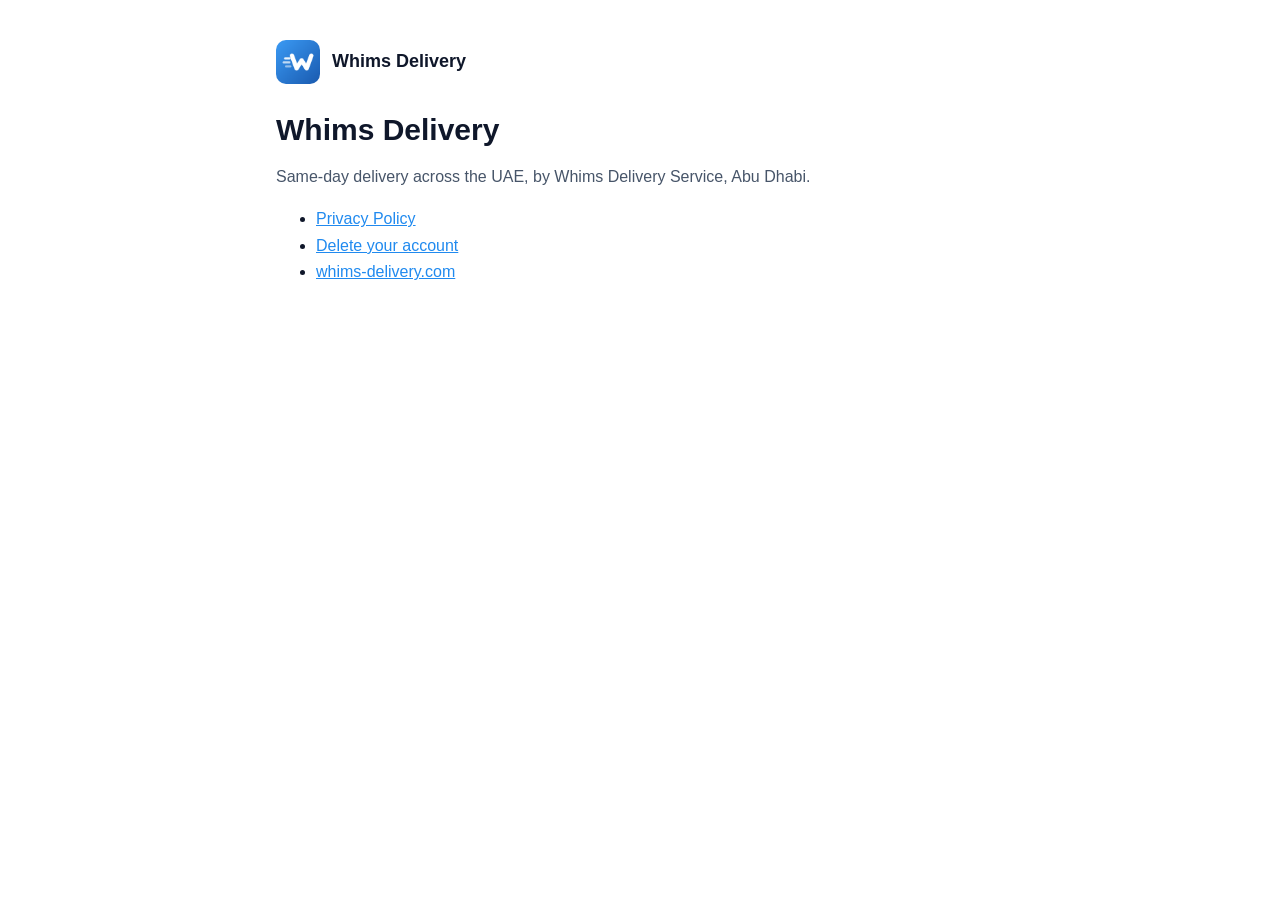
<file: index.html>
<!doctype html><html lang="en"><head><meta charset="utf-8"><meta name="viewport" content="width=device-width,initial-scale=1"><link rel="stylesheet" href="style.css"><title>Whims Delivery – Legal</title></head><body><main><header><img src="logo.png" alt=""><span>Whims Delivery</span></header>
<h1>Whims Delivery</h1><p class="muted">Same-day delivery across the UAE, by Whims Delivery Service, Abu Dhabi.</p>
<ul><li><a href="privacy.html">Privacy Policy</a></li><li><a href="delete-account.html">Delete your account</a></li><li><a href="https://whims-delivery.com">whims-delivery.com</a></li></ul>
</main></body></html>
</file>
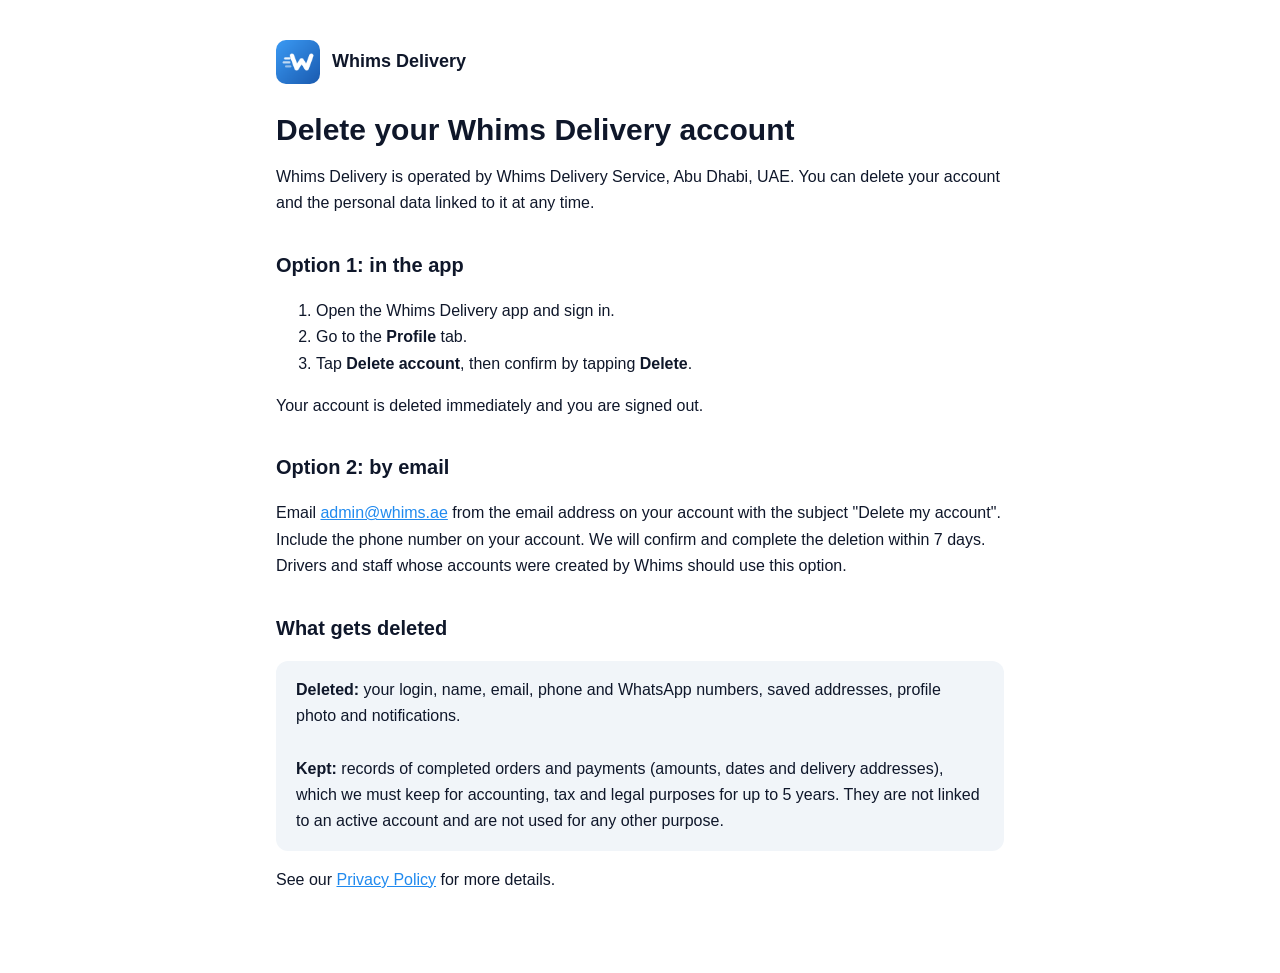
<file: delete-account.html>
<!doctype html><html lang="en"><head><meta charset="utf-8"><meta name="viewport" content="width=device-width,initial-scale=1"><link rel="stylesheet" href="style.css"><title>Whims Delivery – Delete Your Account</title></head><body><main><header><img src="logo.png" alt=""><span>Whims Delivery</span></header>
<h1>Delete your Whims Delivery account</h1>
<p>Whims Delivery is operated by Whims Delivery Service, Abu Dhabi, UAE. You can delete your account and the personal data linked to it at any time.</p>
<h2>Option 1: in the app</h2>
<ol><li>Open the Whims Delivery app and sign in.</li><li>Go to the <strong>Profile</strong> tab.</li><li>Tap <strong>Delete account</strong>, then confirm by tapping <strong>Delete</strong>.</li></ol>
<p>Your account is deleted immediately and you are signed out.</p>
<h2>Option 2: by email</h2>
<p>Email <a href="mailto:admin@whims.ae?subject=Delete%20my%20Whims%20Delivery%20account">admin@whims.ae</a> from the email address on your account with the subject "Delete my account". Include the phone number on your account. We will confirm and complete the deletion within 7 days. Drivers and staff whose accounts were created by Whims should use this option.</p>
<h2>What gets deleted</h2>
<div class="card"><strong>Deleted:</strong> your login, name, email, phone and WhatsApp numbers, saved addresses, profile photo and notifications.<br><br>
<strong>Kept:</strong> records of completed orders and payments (amounts, dates and delivery addresses), which we must keep for accounting, tax and legal purposes for up to 5 years. They are not linked to an active account and are not used for any other purpose.</div>
<p>See our <a href="privacy.html">Privacy Policy</a> for more details.</p>
</main></body></html>
</file>
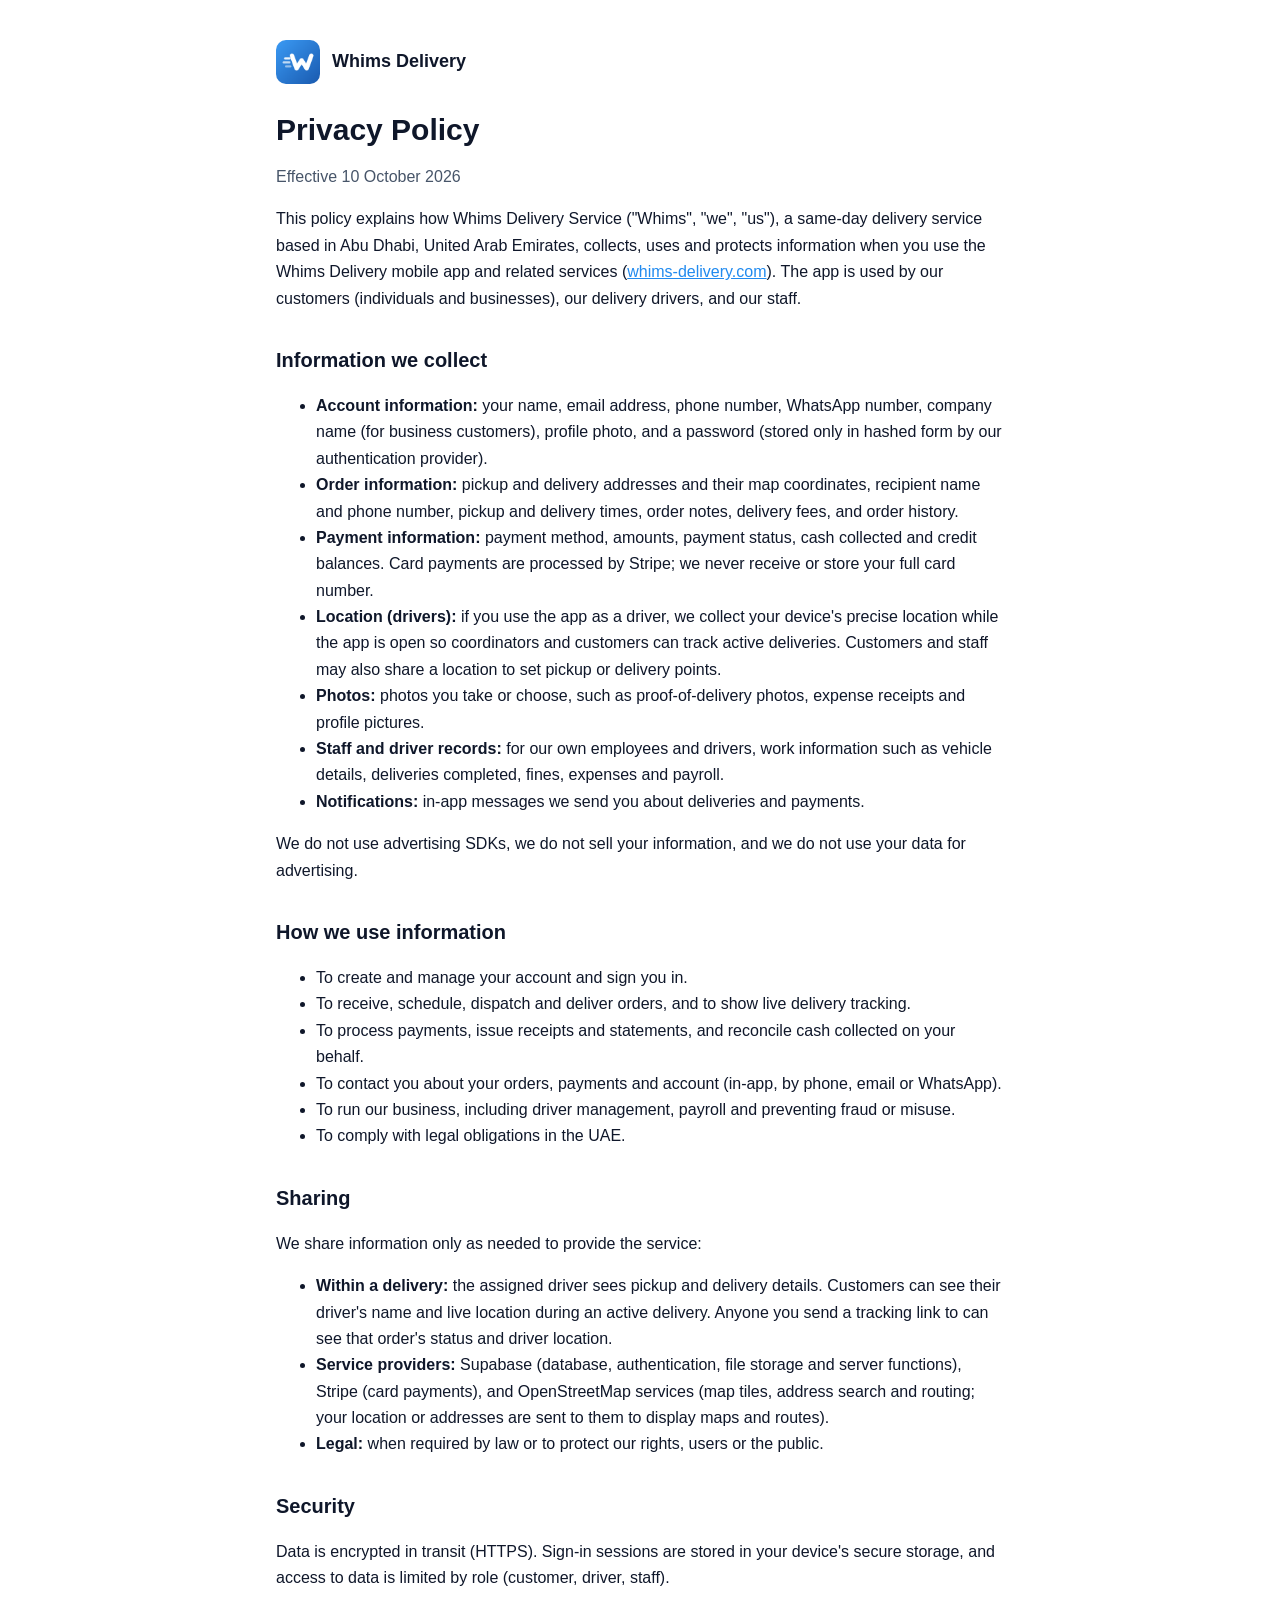
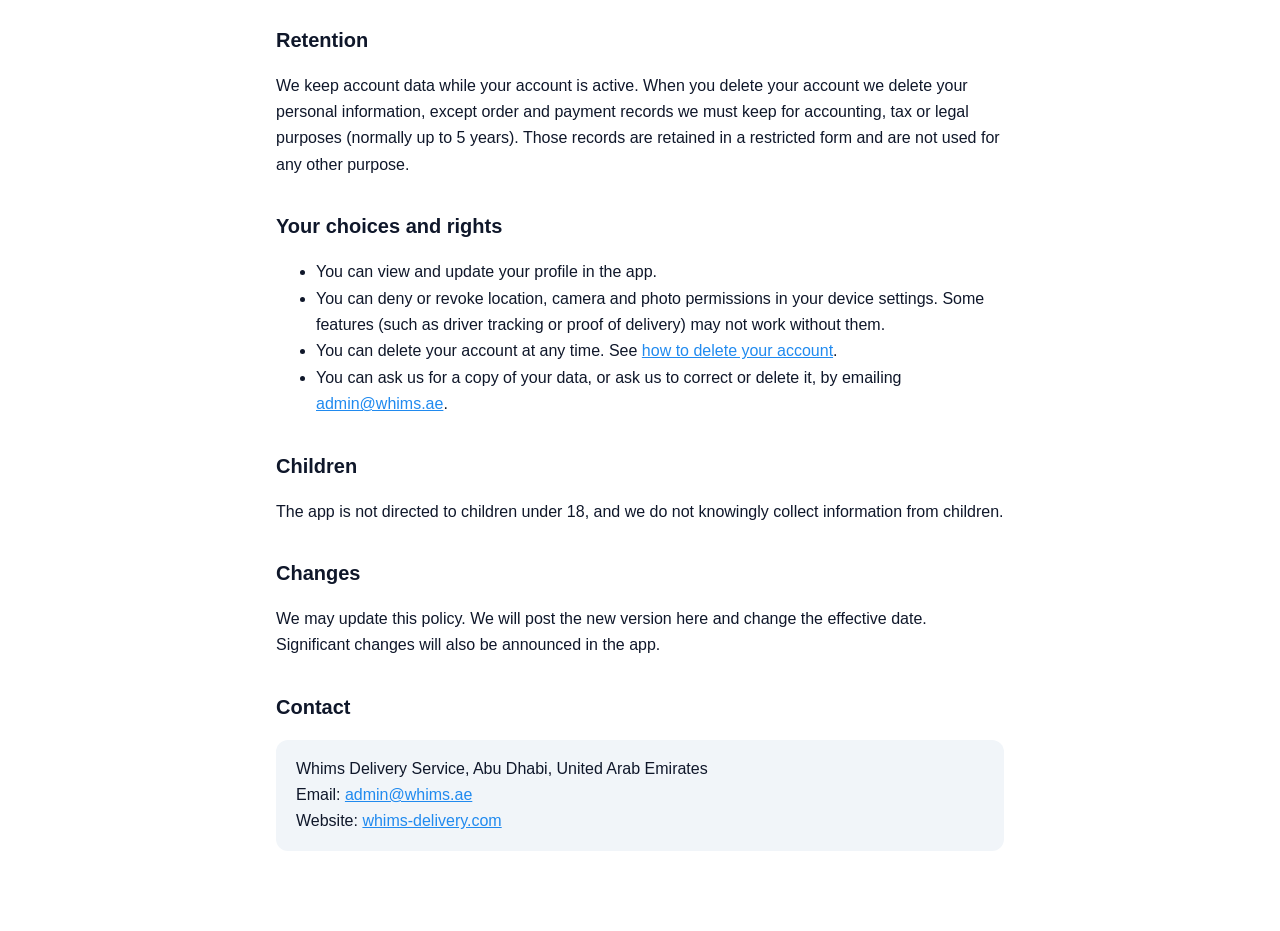
<file: privacy.html>
<!doctype html><html lang="en"><head><meta charset="utf-8"><meta name="viewport" content="width=device-width,initial-scale=1"><link rel="stylesheet" href="style.css"><title>Whims Delivery – Privacy Policy</title></head><body><main><header><img src="logo.png" alt=""><span>Whims Delivery</span></header>
<h1>Privacy Policy</h1><p class="muted">Effective 10 October 2026</p>
<p>This policy explains how Whims Delivery Service ("Whims", "we", "us"), a same-day delivery service based in Abu Dhabi, United Arab Emirates, collects, uses and protects information when you use the Whims Delivery mobile app and related services (<a href="https://whims-delivery.com">whims-delivery.com</a>). The app is used by our customers (individuals and businesses), our delivery drivers, and our staff.</p>

<h2>Information we collect</h2>
<ul>
<li><strong>Account information:</strong> your name, email address, phone number, WhatsApp number, company name (for business customers), profile photo, and a password (stored only in hashed form by our authentication provider).</li>
<li><strong>Order information:</strong> pickup and delivery addresses and their map coordinates, recipient name and phone number, pickup and delivery times, order notes, delivery fees, and order history.</li>
<li><strong>Payment information:</strong> payment method, amounts, payment status, cash collected and credit balances. Card payments are processed by Stripe; we never receive or store your full card number.</li>
<li><strong>Location (drivers):</strong> if you use the app as a driver, we collect your device's precise location while the app is open so coordinators and customers can track active deliveries. Customers and staff may also share a location to set pickup or delivery points.</li>
<li><strong>Photos:</strong> photos you take or choose, such as proof-of-delivery photos, expense receipts and profile pictures.</li>
<li><strong>Staff and driver records:</strong> for our own employees and drivers, work information such as vehicle details, deliveries completed, fines, expenses and payroll.</li>
<li><strong>Notifications:</strong> in-app messages we send you about deliveries and payments.</li>
</ul>
<p>We do not use advertising SDKs, we do not sell your information, and we do not use your data for advertising.</p>

<h2>How we use information</h2>
<ul>
<li>To create and manage your account and sign you in.</li>
<li>To receive, schedule, dispatch and deliver orders, and to show live delivery tracking.</li>
<li>To process payments, issue receipts and statements, and reconcile cash collected on your behalf.</li>
<li>To contact you about your orders, payments and account (in-app, by phone, email or WhatsApp).</li>
<li>To run our business, including driver management, payroll and preventing fraud or misuse.</li>
<li>To comply with legal obligations in the UAE.</li>
</ul>

<h2>Sharing</h2>
<p>We share information only as needed to provide the service:</p>
<ul>
<li><strong>Within a delivery:</strong> the assigned driver sees pickup and delivery details. Customers can see their driver's name and live location during an active delivery. Anyone you send a tracking link to can see that order's status and driver location.</li>
<li><strong>Service providers:</strong> Supabase (database, authentication, file storage and server functions), Stripe (card payments), and OpenStreetMap services (map tiles, address search and routing; your location or addresses are sent to them to display maps and routes).</li>
<li><strong>Legal:</strong> when required by law or to protect our rights, users or the public.</li>
</ul>

<h2>Security</h2>
<p>Data is encrypted in transit (HTTPS). Sign-in sessions are stored in your device's secure storage, and access to data is limited by role (customer, driver, staff).</p>

<h2>Retention</h2>
<p>We keep account data while your account is active. When you delete your account we delete your personal information, except order and payment records we must keep for accounting, tax or legal purposes (normally up to 5 years). Those records are retained in a restricted form and are not used for any other purpose.</p>

<h2>Your choices and rights</h2>
<ul>
<li>You can view and update your profile in the app.</li>
<li>You can deny or revoke location, camera and photo permissions in your device settings. Some features (such as driver tracking or proof of delivery) may not work without them.</li>
<li>You can delete your account at any time. See <a href="delete-account.html">how to delete your account</a>.</li>
<li>You can ask us for a copy of your data, or ask us to correct or delete it, by emailing <a href="mailto:admin@whims.ae">admin@whims.ae</a>.</li>
</ul>

<h2>Children</h2>
<p>The app is not directed to children under 18, and we do not knowingly collect information from children.</p>

<h2>Changes</h2>
<p>We may update this policy. We will post the new version here and change the effective date. Significant changes will also be announced in the app.</p>

<h2>Contact</h2>
<div class="card">Whims Delivery Service, Abu Dhabi, United Arab Emirates<br>Email: <a href="mailto:admin@whims.ae">admin@whims.ae</a><br>Website: <a href="https://whims-delivery.com">whims-delivery.com</a></div>
</main></body></html>
</file>
<file: style.css>
:root{--fg:#0f172a;--muted:#475569;--brand:#208AEF;--bg:#fff;--card:#f1f5f9}
@media (prefers-color-scheme:dark){:root{--fg:#e2e8f0;--muted:#94a3b8;--bg:#0b1220;--card:#111a2e}}
*{box-sizing:border-box}body{margin:0;background:var(--bg);color:var(--fg);font:16px/1.65 -apple-system,BlinkMacSystemFont,"Segoe UI",Roboto,sans-serif}
main{max-width:760px;margin:0 auto;padding:40px 16px 64px}h1{font-size:30px;line-height:1.2;margin:0 0 4px}
h2{font-size:20px;margin:32px 0 8px}p,li{color:var(--fg)}.muted{color:var(--muted)}a{color:var(--brand)}
.card{background:var(--card);border-radius:12px;padding:16px 20px;margin:16px 0}
header{display:flex;align-items:center;gap:12px;margin-bottom:28px}header img{width:44px;height:44px;border-radius:10px}
header span{font-weight:700;font-size:18px}
</file>
